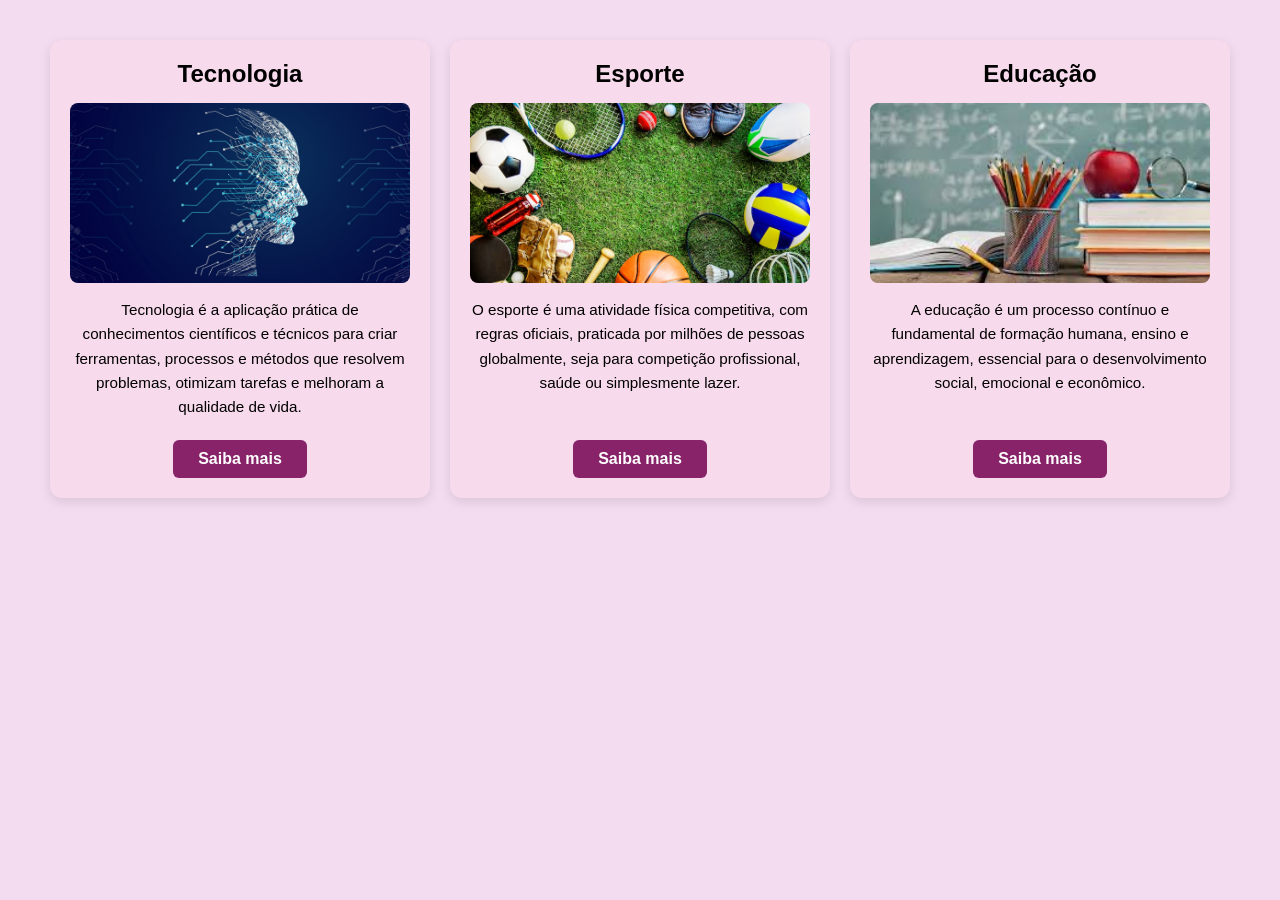
<file: Atividade 03 – Flexbox (CSS) Update/index.html>
<!DOCTYPE html>
<html lang="pt-br">
<head>
    <meta charset="UTF-8">
    <meta name="viewport" content="width=device-width, initial-scale=1.0">
    <link rel="stylesheet" href="style.css">
    <link rel="shortcut icon" href="imagens/favicon.png" type="image/x-icon">
    <title>Atividade 3</title>
</head>
<body>
    <div class="container">
        <div class="card">
            <h1>Tecnologia</h1>
            <img src="imagens/tecnologia.jpg" alt="Imagem relacionada a tecnologia">
            <p>
                Tecnologia é a aplicação prática de conhecimentos científicos e técnicos para criar ferramentas, processos e métodos que resolvem problemas, otimizam tarefas e melhoram a qualidade de vida.            
            </p>
            <a href="#" class="btn">Saiba mais</a>
        </div>

        <div class="card">
            <h1>Esporte</h1>
            <img src="imagens/esportes.avif" alt="Imagem relacionada a esportes">
            <p>O esporte é uma atividade física competitiva, com regras oficiais, praticada por milhões de pessoas globalmente, seja para competição profissional, saúde ou simplesmente lazer.</p>
            <a href="#" class="btn">Saiba mais</a>
        </div>

        <div class="card">
            <h1>Educação</h1>
            <img src="imagens/educação.jpg" alt="Imagem relacionada a educação">
            <p>A educação é um processo contínuo e fundamental de formação humana, ensino e aprendizagem, essencial para o desenvolvimento social, emocional e econômico.</p>
            <a href="#" class="btn">Saiba mais</a>
        </div>
    </div>
</body>
</html>
</file>
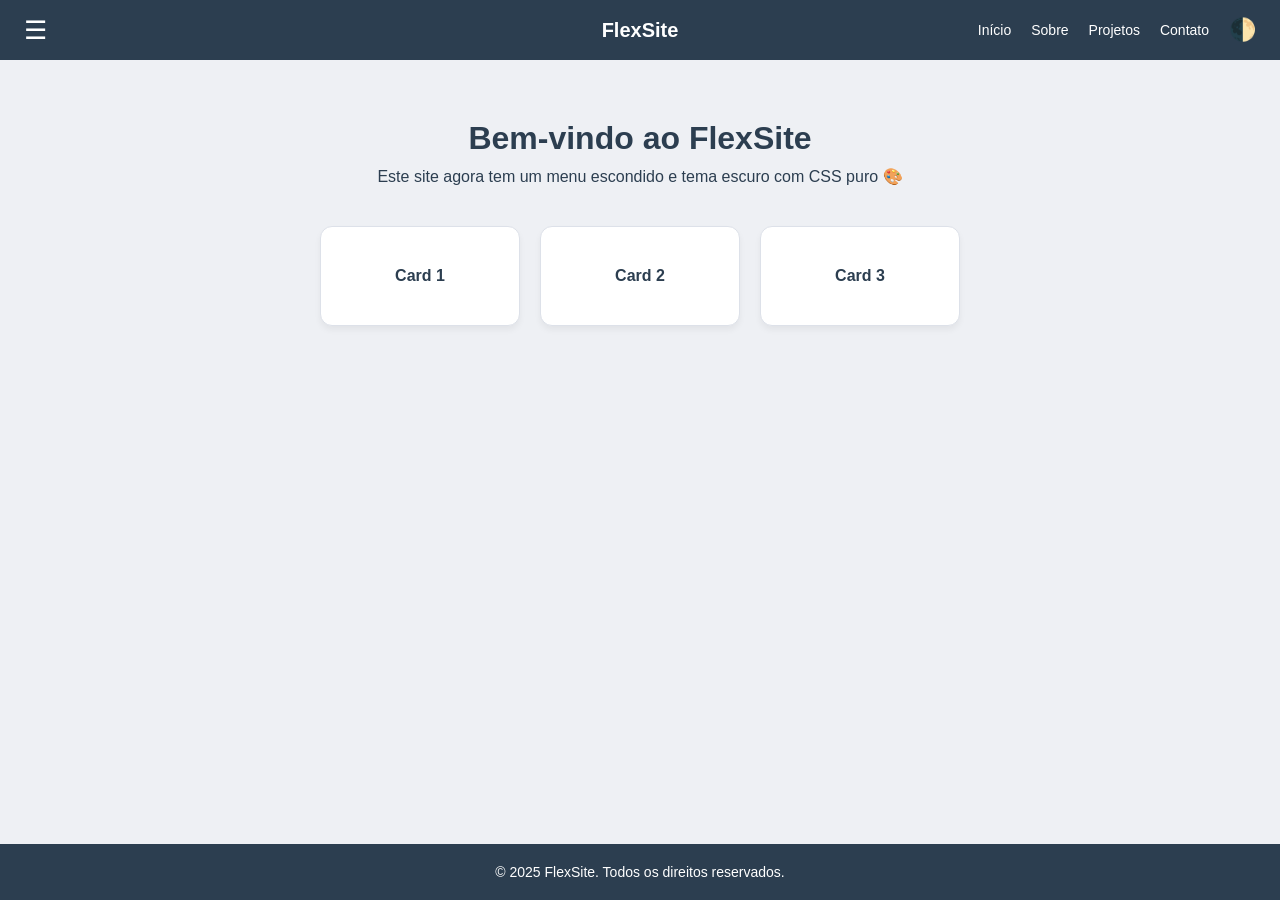
<file: Atividade 04 - Animação, variáveis e display do tipo Flex/index.html>
<!DOCTYPE html>
<html lang="pt-br">
<head>
    <meta charset="UTF-8">
    <meta name="viewport" content="width=device-width, initial-scale=1.0">
    <title>FlexSite - Pro</title>
    <link rel="stylesheet" href="style.css">
</head>
<body>

    <input type="checkbox" id="menu-toggle" hidden>
    <input type="checkbox" id="theme-toggle" hidden>

    <nav class="sidebar">
        <a href="#">Início</a>
        <a href="#">Sobre</a>
        <a href="#">Projetos</a>
        <a href="#">Contato</a>
    </nav>

    <header class="navbar"> 
        <label for="menu-toggle" class="menu-btn">&#9776;</label>

        <span class="logo">FlexSite</span>

        <nav class="nav-links">
            <a href="#">Início</a>
            <a href="#">Sobre</a>
            <a href="#">Projetos</a>
            <a href="#">Contato</a>
            <label for="theme-toggle" class="theme-btn">🌓</label>
        </nav>
    </header>

    <main class="main-content">
        <section>
            <h1>Bem-vindo ao FlexSite</h1>
            <p>Este site agora tem um menu escondido e tema escuro com CSS puro 🎨</p>
    
            <div class="cards">
                <div class="card">Card 1</div>
                <div class="card">Card 2</div>
                <div class="card">Card 3</div>
            </div>
        </section>
    </main>

    <footer class="footer">
        <p>&copy; 2025 FlexSite. Todos os direitos reservados.</p>
    </footer>

</body>
</html>
</file>
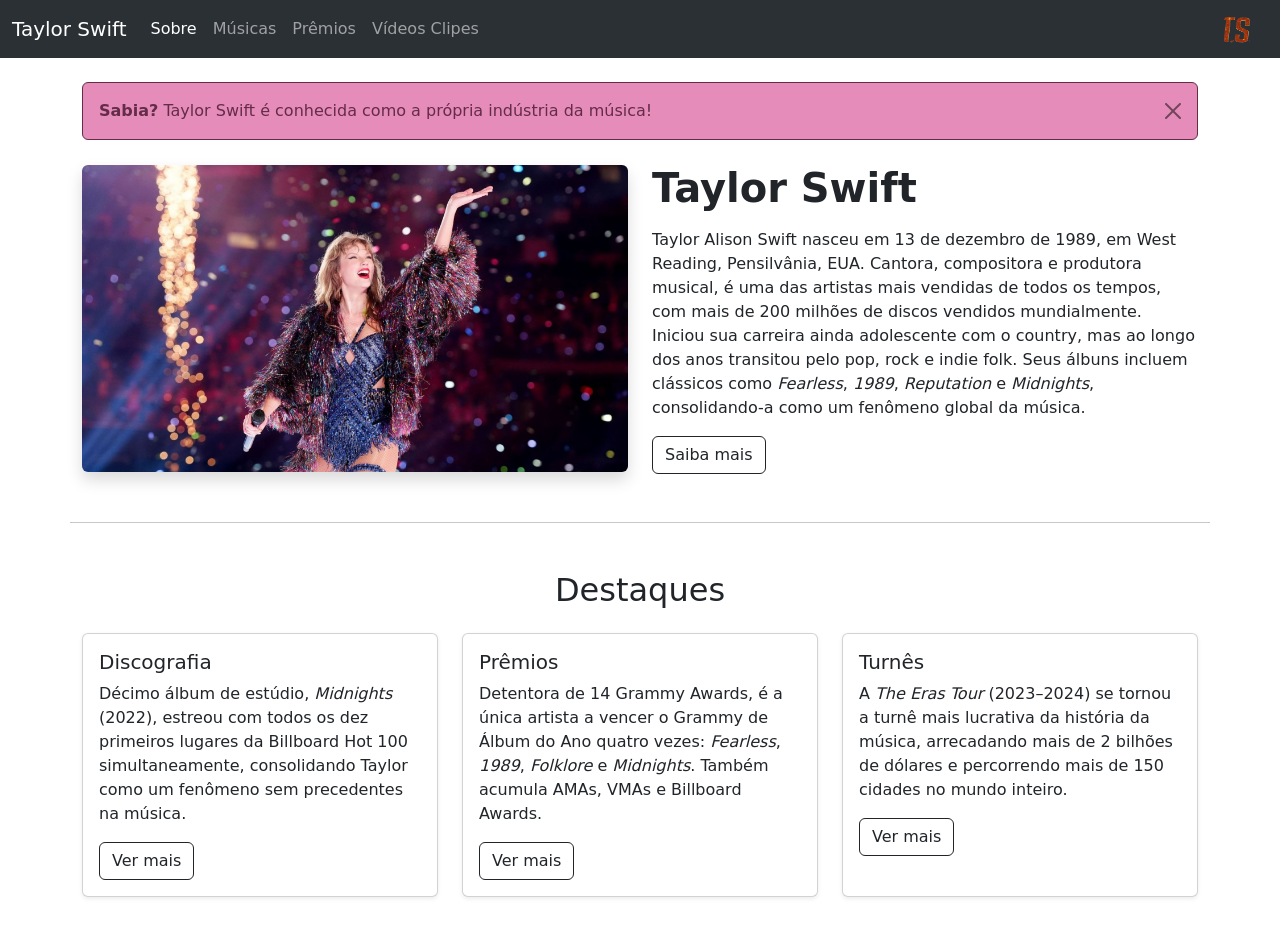
<file: Atividade 05 - Bootstrap/index.html>
<!DOCTYPE html>
<html lang="pt-br">
<head>
    <meta charset="UTF-8">
    <meta name="viewport" content="width=device-width, initial-scale=1.0">
    <link href="https://cdn.jsdelivr.net/npm/bootstrap@5.3.0/dist/css/bootstrap.min.css" rel="stylesheet">
    <title>Taylor Swift</title>
    <link rel="shortcut icon" href="imagens/favicon.png" type="image/x-icon">
</head>
<body>

<nav class="navbar navbar-expand-lg bg-body-tertiary" data-bs-theme="dark">
    <div class="container-fluid">
        <a class="navbar-brand" href="#">Taylor Swift</a>
        <button class="navbar-toggler" type="button" data-bs-toggle="collapse" data-bs-target="#navbarNav"
            aria-controls="navbarNav" aria-expanded="false" aria-label="Toggle navigation">
            <span class="navbar-toggler-icon"></span>
        </button>
        <div class="collapse navbar-collapse" id="navbarNav">
            <ul class="navbar-nav">
                <li class="nav-item">
                    <a class="nav-link active" aria-current="page" href="#">Sobre</a>
                </li>
                <li class="nav-item">
                    <a class="nav-link" href="#">Músicas</a>
                </li>
                <li class="nav-item">
                    <a class="nav-link" href="#">Prêmios</a>
                </li>
                <li class="nav-item">
                    <a class="nav-link" href="#">Vídeos Clipes</a>
                </li>
            </ul>
        </div>
        <a class="navbar-brand" href="#">
            <img src="imagens/logo.jpg" alt="Logo" width="30" height="30" style="border-radius: 10px;">
        </a>
    </div>
</nav>

<div class="container mt-4">
    <div class="alert alert-info alert-dismissible fade show" role="alert" style="background-color: #e68cba; border-color: #642c49; color: #642c49;">
        <strong>Sabia?</strong> Taylor Swift é conhecida como a própria indústria da música!
        <button type="button" class="btn-close" data-bs-dismiss="alert" aria-label="Fechar"></button>
    </div>
</div>

<div class="container mt-4 mb-5">
    <div class="row align-items-center">
        <div class="col-12 col-md-6 text-center mb-4 mb-md-0">
            <img src="imagens/Taylor-Swift-The-Eras-Tour.jpg" alt="Taylor Swift no show" class="img-fluid rounded shadow">
        </div>
        <div class="col-12 col-md-6">
            <h1 class="fw-bold">Taylor Swift</h1>
            <p class="mt-3">Taylor Alison Swift nasceu em 13 de dezembro de 1989, em West Reading, Pensilvânia, EUA. Cantora, compositora e produtora musical, é uma das artistas mais vendidas de todos os tempos, com mais de 200 milhões de discos vendidos mundialmente. Iniciou sua carreira ainda adolescente com o country, mas ao longo dos anos transitou pelo pop, rock e indie folk. Seus álbuns incluem clássicos como <em>Fearless</em>, <em>1989</em>, <em>Reputation</em> e <em>Midnights</em>, consolidando-a como um fenômeno global da música.</p>
<button type="button" class="btn btn-outline-dark">Saiba mais</button>
        </div>
    </div>
</div>

<hr class="container">

<div class="container mt-5 mb-5">
    <h2 class="text-center mb-4">Destaques</h2>
    <div class="row g-4">
        <div class="col-12 col-md-4">
            <div class="card h-100 shadow-sm">
                <div class="card-body">
                    <h5 class="card-title">Discografia</h5>
                    <p class="card-text">Décimo álbum de estúdio, <em>Midnights</em> (2022), estreou com todos os dez primeiros lugares da Billboard Hot 100 simultaneamente, consolidando Taylor como um fenômeno sem precedentes na música.</p>
                    <a href="#" class="btn btn-outline-dark">Ver mais</a>
                </div>
            </div>
        </div>
        <div class="col-12 col-md-4">
            <div class="card h-100 shadow-sm">
                <div class="card-body">
                    <h5 class="card-title">Prêmios</h5>
                    <p class="card-text">Detentora de 14 Grammy Awards, é a única artista a vencer o Grammy de Álbum do Ano quatro vezes: <em>Fearless</em>, <em>1989</em>, <em>Folklore</em> e <em>Midnights</em>. Também acumula AMAs, VMAs e Billboard Awards.</p>
                    <a href="#" class="btn btn-outline-dark">Ver mais</a>
                </div>
            </div>
        </div>
        <div class="col-12 col-md-4">
            <div class="card h-100 shadow-sm">
                <div class="card-body">
                    <h5 class="card-title">Turnês</h5>
                    <p class="card-text">A <em>The Eras Tour</em> (2023–2024) se tornou a turnê mais lucrativa da história da música, arrecadando mais de 2 bilhões de dólares e percorrendo mais de 150 cidades no mundo inteiro.</p>
                    <a href="#" class="btn btn-outline-dark">Ver mais</a>
                </div>
            </div>
        </div>
    </div>
</div>

<script src="https://cdn.jsdelivr.net/npm/bootstrap@5.3.0/dist/js/bootstrap.bundle.min.js"></script>
</body>
</html>
</file>
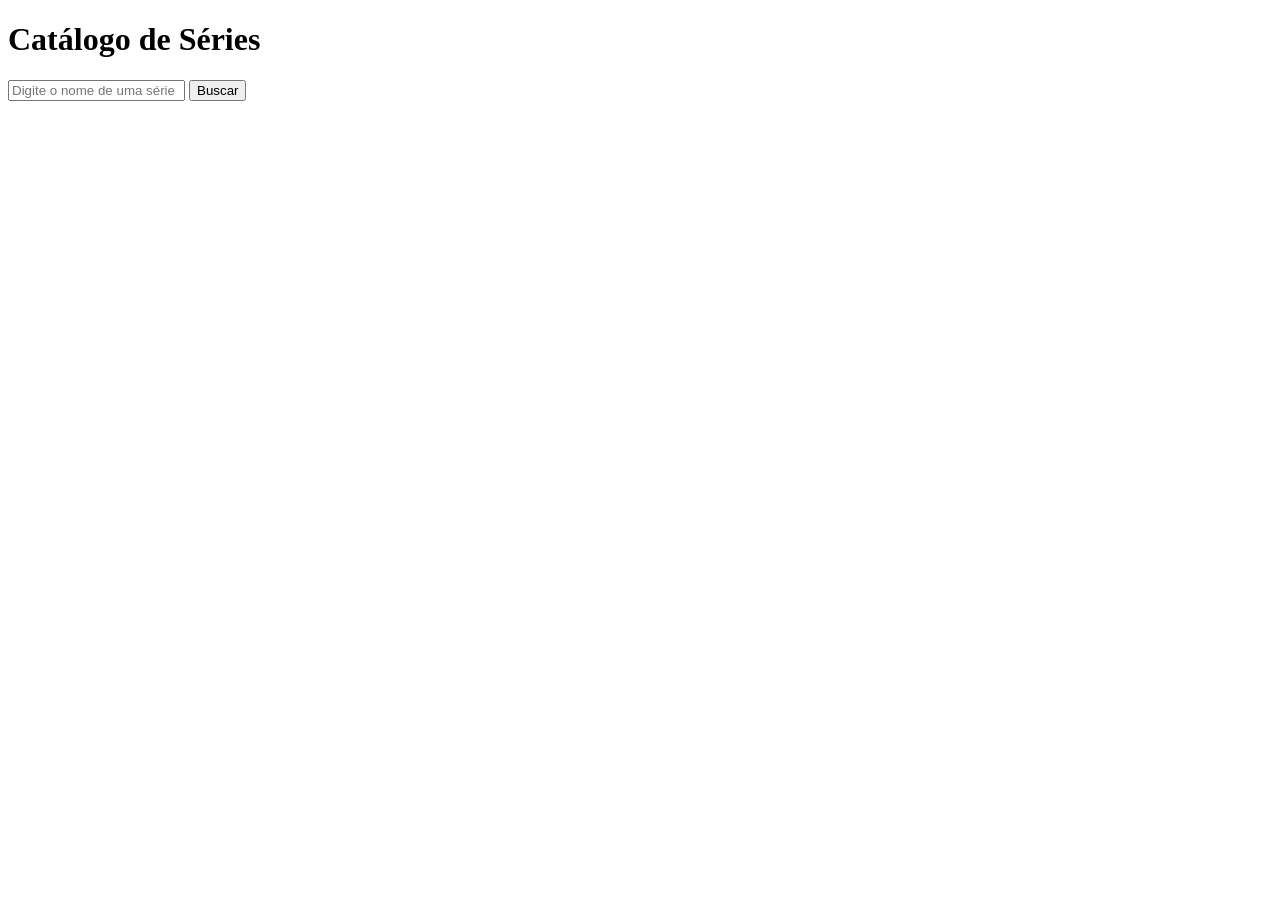
<file: Atividade 08 - Prática Catálogo de séries com TVmaze/index.html>
<!DOCTYPE html>
<html lang="pt-br">
<head>
  <meta charset="UTF-8">
  <title>Catálogo de Séries</title>
  <link rel="stylesheet" href="style.css">
</head>
<body>

  <h1>Catálogo de Séries</h1>

  <form id="formBusca">
    <input type="text" id="busca" placeholder="Digite o nome de uma série">
    <button type="submit">Buscar</button>
  </form>

  <p id="mensagem"></p>
  <div id="resultado"></div>

  <script>
    const form = document.querySelector("#formBusca");
    const resultado = document.querySelector("#resultado");
    const mensagem = document.querySelector("#mensagem");

    form.addEventListener("submit", async function(event) {
      event.preventDefault();

      const texto = document.querySelector("#busca").value.trim();

      if (texto === "") {
        mensagem.textContent = "Digite algo para buscar.";
        return;
      }

      resultado.innerHTML = "";
      mensagem.textContent = "Carregando...";

      try {
        const resposta = await fetch(`https://api.tvmaze.com/search/shows?q=${texto}`);
        const dados = await resposta.json();

        mensagem.textContent = "";

        if (dados.length === 0) {
          mensagem.textContent = "Nenhuma série encontrada.";
          return;
        }

        dados.forEach(item => {
          const serie = item.show;

          const card = document.createElement("div");
          card.classList.add("card");

          if (serie.image && serie.image.medium) {
            const img = document.createElement("img");
            img.src = serie.image.medium;
            img.alt = serie.name;
            card.appendChild(img);
          } else {
            const semImg = document.createElement("div");
            semImg.classList.add("sem-imagem");
            semImg.textContent = "Sem imagem";
            card.appendChild(semImg);
          }

          const nome = document.createElement("h3");
          nome.textContent = serie.name;
          card.appendChild(nome);

          const score = document.createElement("p");
          score.textContent = "Score: " + (item.score ? item.score : "N/A");
          card.appendChild(score);

          resultado.appendChild(card);
        });

      } catch (erro) {
        mensagem.textContent = "Erro ao buscar séries.";
        console.error(erro);
      }
    });
  </script>

</body>
</html>
</file>
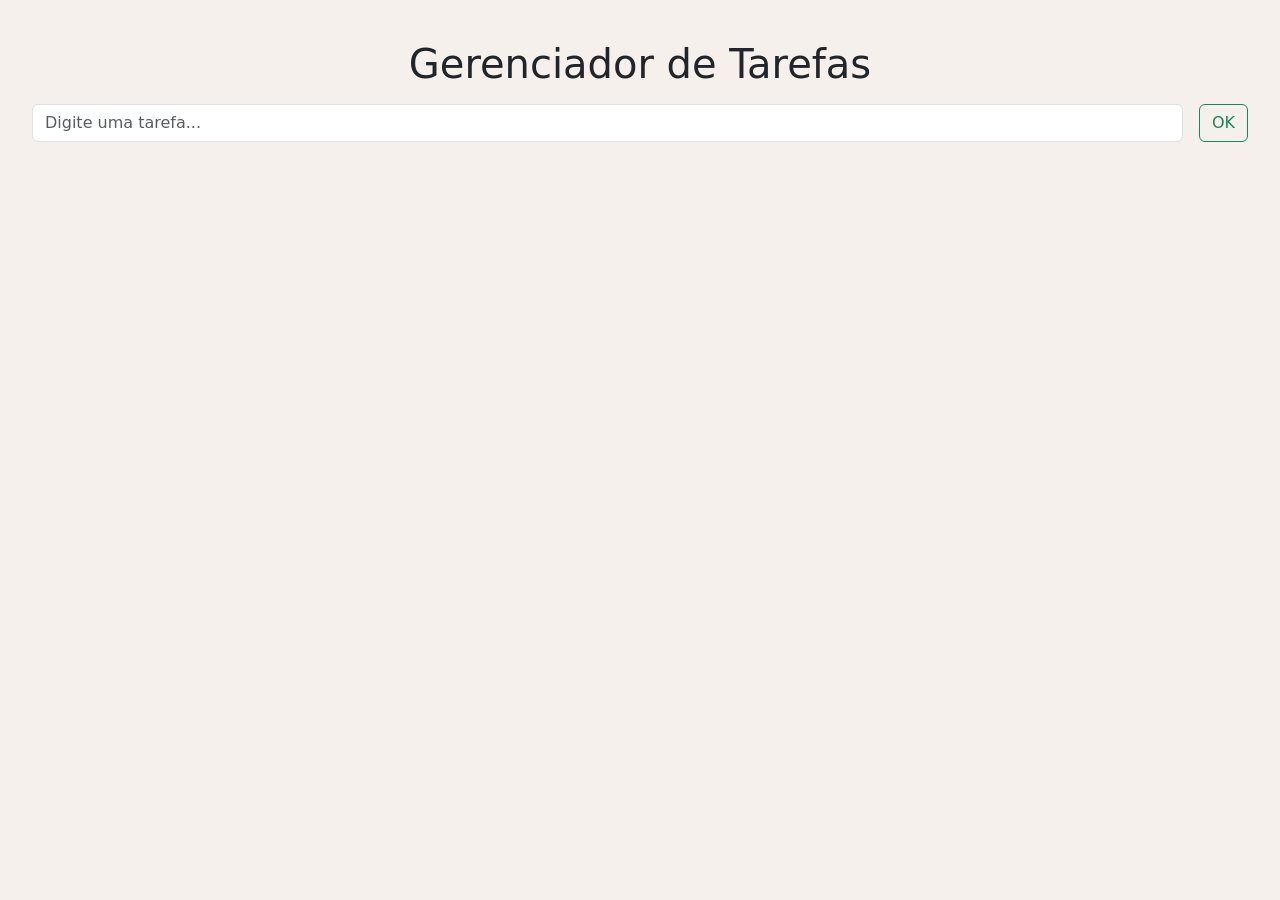
<file: Atividade 07 - Javascript DOM/atvd.html>
<!DOCTYPE html>
<html lang="pt-br">
<head>
  <meta charset="UTF-8">
  <meta name="viewport" content="width=device-width, initial-scale=1.0">
  <link href="https://cdn.jsdelivr.net/npm/bootstrap@5.3.0/dist/css/bootstrap.min.css" rel="stylesheet">
  <title>Gerenciador de Tarefas</title>
  <style>
    body {
      background-color: #f5f0eb;
      padding: 40px 20px;
    }

    #container-tarefas {
      display: flex;
      flex-wrap: wrap;
      gap: 16px;
      margin-top: 32px;
    }

    .card-tarefa {
      width: 260px;
    }

    .prioridade-alta  { border-color: #e57373 !important; background-color: #e6aeae; }
    .prioridade-media { border-color: #f0c040 !important; background-color: #f7e7bb; }
    .prioridade-baixa { border-color: #81c784 !important; background-color: #cce9ce; }
  </style>
</head>
<body>

<div class="container-fluid">
  <h1 style="text-align: center;">Gerenciador de Tarefas</h1>

  <div class="d-flex gap-2 mt-3">
    <input id="input-tarefa" class="form-control me-2" type="text" placeholder="Digite uma tarefa..." />
    <button id="btn-adicionar" class="btn btn-outline-success" type="button">OK</button>
  </div>
</div>

<div id="container-tarefas" class="container-fluid"></div>

<script>
  document.getElementById('btn-adicionar').addEventListener('click', adicionarTarefa);
  document.getElementById('input-tarefa').addEventListener('keydown', function(e) {
    if (e.key === 'Enter') adicionarTarefa();
  });

  function adicionarTarefa() {
    const input = document.getElementById('input-tarefa');
    const texto = input.value.trim();
    if (!texto) return;

    const card = document.createElement('div');
    card.className = 'card card-tarefa';
    card.innerHTML = `
      <div class="card-header">Sem prioridade</div>
      <div class="card-body">
        <h5 class="card-title">${texto}</h5>
        <div style="display:flex; gap:6px;">
          <button class="btn btn-sm btn-outline-danger"  onclick="mudarPrioridade(this, 'alta')">Alta</button>
          <button class="btn btn-sm btn-outline-warning" onclick="mudarPrioridade(this, 'media')">Média</button>
          <button class="btn btn-sm btn-outline-success" onclick="mudarPrioridade(this, 'baixa')">Baixa</button>
        </div>
      </div>
    `;

    document.getElementById('container-tarefas').appendChild(card);
    input.value = '';
  }

  function mudarPrioridade(btn, prioridade) {
    const card = btn.closest('.card-tarefa');
    card.classList.remove('prioridade-alta', 'prioridade-media', 'prioridade-baixa');
    card.classList.add('prioridade-' + prioridade);

    const labels = { alta: 'Alta', media: 'Média', baixa: 'Baixa' };
    card.querySelector('.card-header').textContent = labels[prioridade];
  }
</script>

</body>
</html>
</file>
<file: Atividade 03 – Flexbox (CSS) Update/style.css>
* {
    box-sizing: border-box;
    margin: 0;
    padding: 0;
}

body {
    font-family: Arial, sans-serif;
    background-color: #f3dbf0;
    padding: 40px 20px;
}

.container {
    display: flex;
    justify-content: center;
    gap: 20px;
    flex-wrap: wrap;
    max-width: 1200px;
    margin: 0 auto;
    padding: 0 10px;
}

.card {
    background-color: #f7daec;
    border-radius: 12px;
    box-shadow: 0 4px 12px rgba(0, 0, 0, 0.1);
    flex: 1 1 320px;
    width: 320px;
    padding: 20px;
    display: flex;
    flex-direction: column;
    align-items: center;
    text-align: center;
}

.card img {
    width: 100%;
    height: 180px;
    object-fit: cover;
    border-radius: 8px;
    margin: 15px 0;
}

.card h1 {
    font-size: 1.5rem;
    color: #000000;
}

.card p {
    color: #000000;
    font-size: 0.95rem;
    line-height: 1.6;
    margin-bottom: 20px;
    flex-grow: 1;
}

.btn {
    display: inline-block;
    padding: 10px 25px;
    background-color: #882269;
    color: white;
    text-decoration: none;
    border-radius: 6px;
    font-weight: bold;
    transition: background 0.3s;
}

.btn:hover {
    background-color: #b8669f;
}

@media (max-width: 480px) {
    body {
        padding: 20px 10px;
    }

    .card {
        flex: 1 1 100%;
        max-width: 100%;
    }

    .card h1 {
        font-size: 1.3rem;
    }
}
</file>
<file: Atividade 04 - Animação, variáveis e display do tipo Flex/style.css>
* {
    margin: 0;
    padding: 0;
    box-sizing: border-box;
}

body {
    font-family: 'Segoe UI', Tahoma, Geneva, Verdana, sans-serif;
    background-color: #eef0f4;
    color: #2c3e50;
    transition: background 0.4s ease, color 0.4s ease;
    min-height: 100vh;
    display: flex;
    flex-direction: column;
}

#theme-toggle:checked ~ .navbar,
#theme-toggle:checked ~ .sidebar,
#theme-toggle:checked ~ .footer {
    background-color: #111827;
}

#theme-toggle:checked ~ .main-content {
    background-color: #1f2937;
    color: #f3f4f6;
}

#theme-toggle:checked ~ .main-content .card {
    background-color: #374151;
    color: #f3f4f6;
    border-color: #4b5563;
}

#theme-toggle:checked ~ .navbar .theme-btn {
    transform: rotate(180deg);
}


.navbar {
    position: fixed;
    top: 0;
    left: 0;
    right: 0;
    height: 60px;
    background-color: #2c3e50;
    display: flex;
    align-items: center;
    justify-content: space-between;
    padding: 0 24px;
    z-index: 100;
    transition: background 0.4s ease;
}

.menu-btn {
    font-size: 26px;
    color: #ffffff;
    cursor: pointer;
    user-select: none;
}

.logo {
    font-size: 20px;
    font-weight: bold;
    color: #ffffff;
    position: absolute;
    left: 50%;
    transform: translateX(-50%);
}

.nav-links {
    display: flex;
    align-items: center;
    gap: 20px;
}

.nav-links a {
    color: #ffffff;
    text-decoration: none;
    font-size: 14px;
    transition: opacity 0.2s;
}

.nav-links a:hover {
    opacity: 0.7;
}


.theme-btn {
    font-size: 22px;
    cursor: pointer;
    user-select: none;
    transition: transform 0.5s ease;
    display: inline-flex;
    align-items: center;
    justify-content: center;
    line-height: 1;
}

.theme-btn:hover {
    transform: scale(1.2);
}

#theme-toggle:checked ~ .navbar .theme-btn {
    transform: rotate(180deg);
}

.sidebar {
    position: fixed;
    top: 60px;
    left: 0;
    width: 200px;
    height: calc(100vh - 60px);
    background-color: #2c3e50;
    display: flex;
    flex-direction: column;
    padding: 30px 20px;
    gap: 20px;
    transform: translateX(-200px);
    transition: transform 0.4s cubic-bezier(0.4, 0, 0.2, 1), background 0.4s ease;
    z-index: 90;
}

.sidebar a {
    color: #ffffff;
    text-decoration: none;
    font-size: 16px;
}

#menu-toggle:checked ~ .sidebar {
    transform: translateX(0);
}

#menu-toggle:checked ~ .main-content {
    margin-left: 200px;
}


.main-content {
    margin-top: 60px;
    flex: 1;
    padding: 60px 20px;
    display: flex;
    flex-direction: column;
    align-items: center;
    text-align: center;
    transition: all 0.4s ease;
}

.main-content h1 {
    font-size: 32px;
    margin-bottom: 10px;
}

.cards {
    display: flex;
    gap: 20px;
    margin-top: 40px;
    flex-wrap: wrap;
    justify-content: center;
}

.card {
    background-color: #ffffff;
    border: 1px solid #dde1e9;
    border-radius: 12px;
    width: 200px;
    height: 100px;
    display: flex;
    align-items: center;
    justify-content: center;
    font-weight: bold;
    box-shadow: 0 4px 6px rgba(0,0,0,0.05);
    transition: all 0.3s ease;
    cursor: pointer;
}

.card:hover {
    transform: translateY(-5px);
    box-shadow: 0 10px 15px rgba(0,0,0,0.1);
}


.footer {
    background-color: #2c3e50;
    color: #ffffff;
    text-align: center;
    padding: 20px;
    font-size: 14px;
    transition: background 0.4s ease;
}

@media (max-width: 768px) {
    .nav-links a { display: none; }
    .nav-links .theme-btn { display: inline-block; }
    #menu-toggle:checked ~ .main-content { margin-left: 0; }
}
</file>
<file: Atividade 08 - Prática Catálogo de séries com TVmaze/style.css>
.card {
      border: 1px solid #ccc;
      padding: 8px;
      width: 150px;
      display: inline-block;
      vertical-align: top;
      margin: 8px;
    }
 
    .card img {
      width: 100%;
    }
</file>
